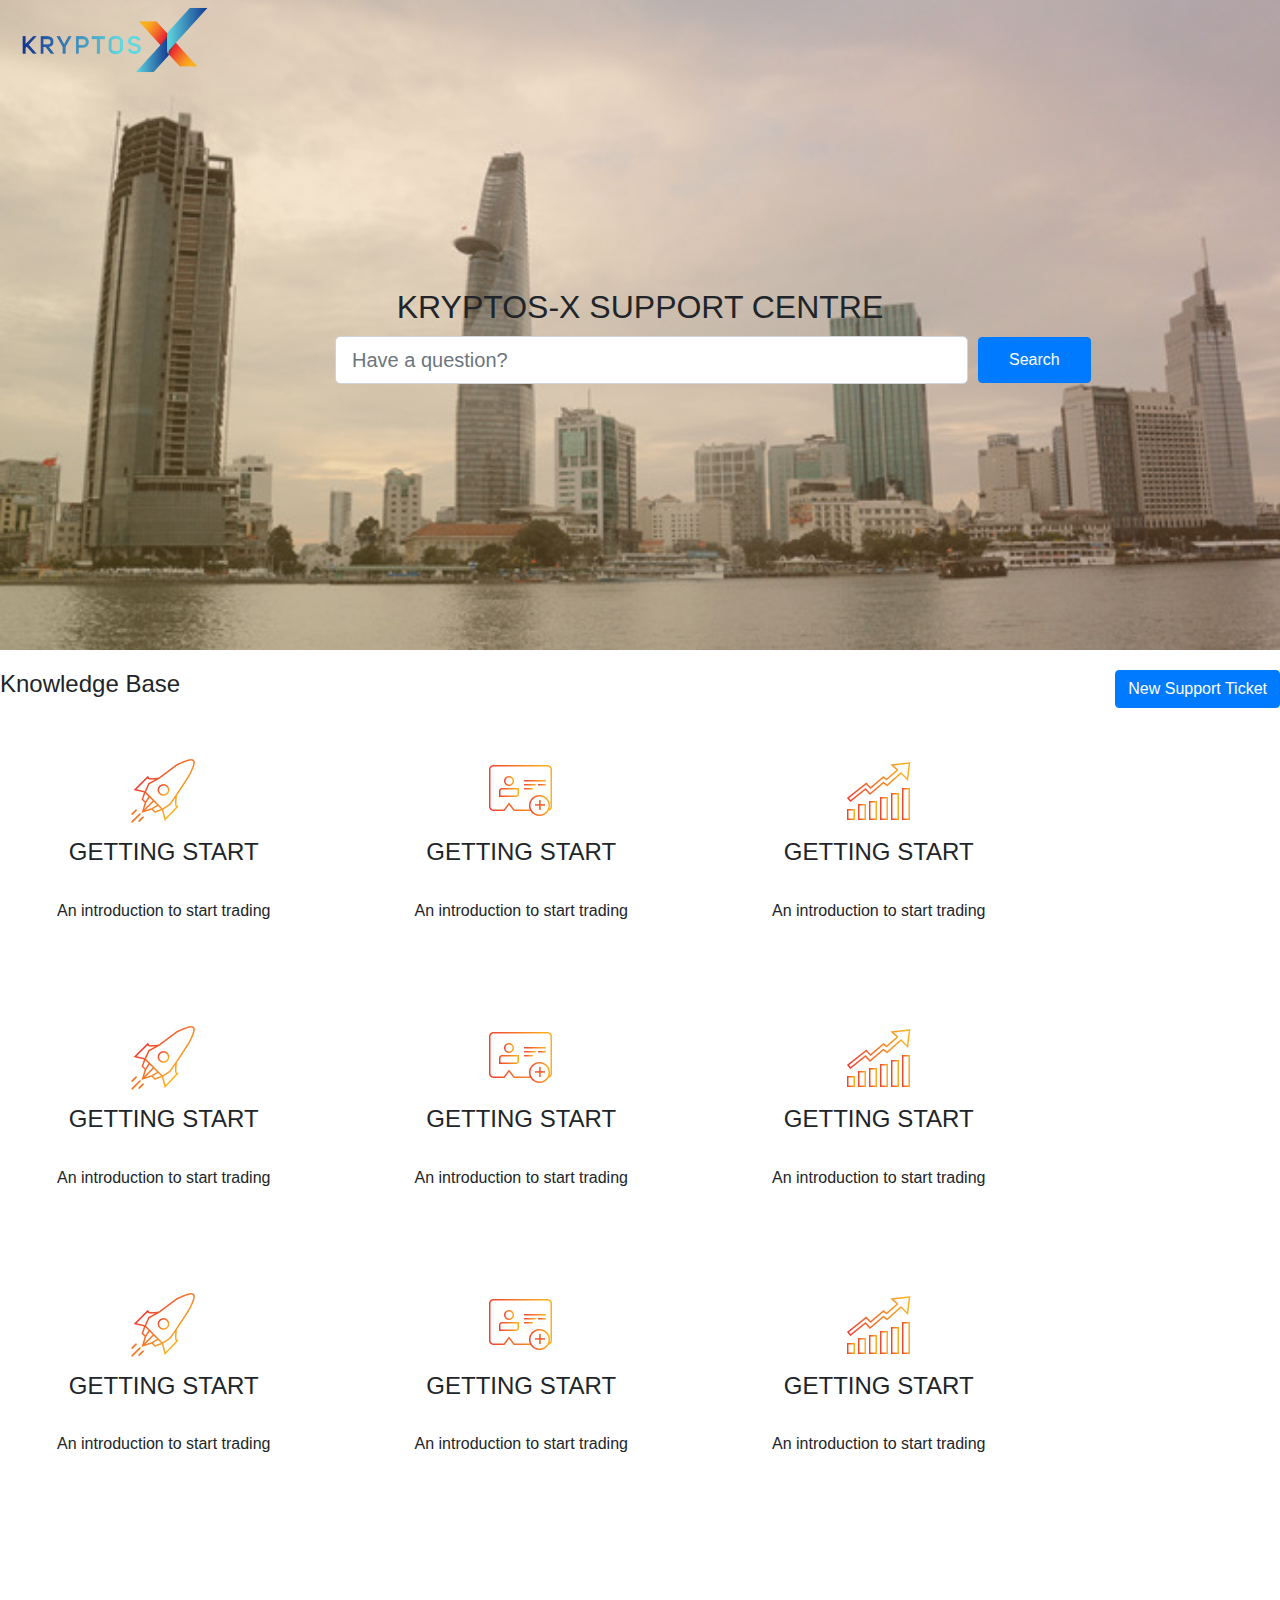
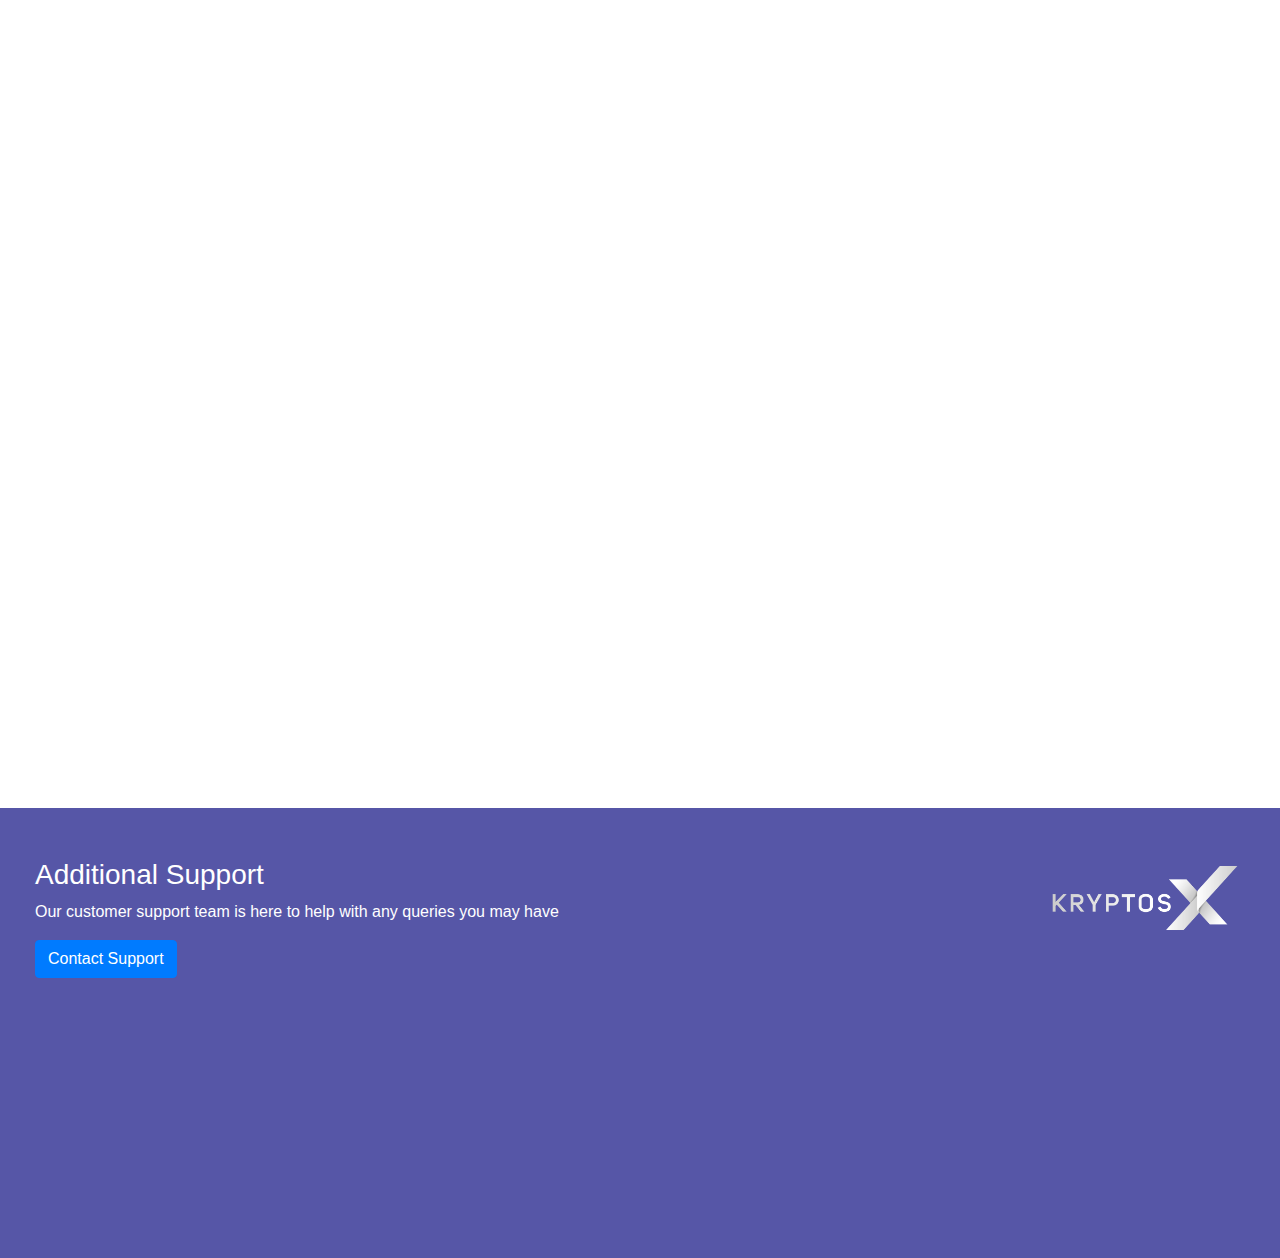
<file: index.html>
<!DOCTYPE html>
<html>

<head>
    <title>Kryptos-X Support Center</title>
    <meta charset="utf-8">
    <meta name="viewport" content="width=device-width, initial-scale=1">
    <link rel="stylesheet" href="/resources/style.css">
    <link rel="stylesheet" href="https://stackpath.bootstrapcdn.com/bootstrap/4.3.1/css/bootstrap.min.css"
        integrity="sha384-ggOyR0iXCbMQv3Xipma34MD+dH/1fQ784/j6cY/iJTQUOhcWr7x9JvoRxT2MZw1T" crossorigin="anonymous">
    <script src="https://code.jquery.com/jquery-3.3.1.slim.min.js"
        integrity="sha384-q8i/X+965DzO0rT7abK41JStQIAqVgRVzpbzo5smXKp4YfRvH+8abtTE1Pi6jizo"
        crossorigin="anonymous"></script>
    <script src="https://cdnjs.cloudflare.com/ajax/libs/popper.js/1.14.7/umd/popper.min.js"
        integrity="sha384-UO2eT0CpHqdSJQ6hJty5KVphtPhzWj9WO1clHTMGa3JDZwrnQq4sF86dIHNDz0W1"
        crossorigin="anonymous"></script>
    <script src="https://stackpath.bootstrapcdn.com/bootstrap/4.3.1/js/bootstrap.min.js"
        integrity="sha384-JjSmVgyd0p3pXB1rRibZUAYoIIy6OrQ6VrjIEaFf/nJGzIxFDsf4x0xIM+B07jRM"
        crossorigin="anonymous"></script>
    <link rel="stylesheet" href="https://use.fontawesome.com/releases/v5.7.0/css/all.css"
        integrity="sha384-lZN37f5QGtY3VHgisS14W3ExzMWZxybE1SJSEsQp9S+oqd12jhcu+A56Ebc1zFSJ" crossorigin="anonymous">
</head>

<body>
    <div class="container-fluid">
        <section class="search-section">
            <img class="img-fluid" width="200px" height="150px" src="/resources/img/logo-header.png" alt="logo-main">
            <h1 class="text-center"><small>KRYPTOS-X SUPPORT CENTRE</small></h1>
            <form class="form-inline" action="/action_page.php">
                <input type="text" class="form-control form-control-lg" id="search-bar" placeholder="Have a question?"
                    aria-label="Search">
                <button type="submit" class="btn btn-primary">Search</button>
            </form>
        </section>
    </div>

    <section class="knowledge-section">
        <div class="clearfix">
            <span class="float-left">
                <h4>Knowledge Base</h4>
            </span>
            <span class="float-right"><button type="button" class="btn btn-primary" id="btn-sp">New Support
                    Ticket</button></span>
        </div>
        <div class="row">
            <div class="col-sm-3 box-know">
                <img class="mx-auto d-block" src="/resources/img/getting_started.png" alt="tenlua">
                <h4 class="text-uppercase text-center">getting start</h4>
                <br>
                <p class="text-center">An introduction to start trading</p>
            </div>
            <div class="col-sm-3 box-know">
                <img class="mx-auto d-block" src="/resources/img/account.png" alt="the">
                <h4 class="text-uppercase text-center">getting start</h4>
                <br>
                <p class="text-center">An introduction to start trading</p>
            </div>
            <div class="col-sm-3 box-know">
                <img class="mx-auto d-block" src="/resources/img/trading.png" alt="trading">
                <h4 class="text-uppercase text-center">getting start</h4>
                <br>
                <p class="text-center">An introduction to start trading</p>
            </div>
        </div>
        <div class="row">
            <div class="col-sm-3 box-know">
                <img class="mx-auto d-block" src="/resources/img/getting_started.png" alt="tenlua">
                <h4 class="text-uppercase text-center">getting start</h4>
                <br>
                <p class="text-center">An introduction to start trading</p>
            </div>
            <div class="col-sm-3 box-know">
                <img class="mx-auto d-block" src="/resources/img/account.png" alt="the">
                <h4 class="text-uppercase text-center">getting start</h4>
                <br>
                <p class="text-center">An introduction to start trading</p>
            </div>
            <div class="col-sm-3 box-know">
                <img class="mx-auto d-block" src="/resources/img/trading.png" alt="trading">
                <h4 class="text-uppercase text-center">getting start</h4>
                <br>
                <p class="text-center">An introduction to start trading</p>
            </div>
        </div>
        <div class="row">
            <div class="col-sm-3 box-know">
                <img class="mx-auto d-block" src="/resources/img/getting_started.png" alt="tenlua">
                <h4 class="text-uppercase text-center">getting start</h4>
                <br>
                <p class="text-center">An introduction to start trading</p>
            </div>
            <div class="col-sm-3 box-know">
                <img class="mx-auto d-block" src="/resources/img/account.png" alt="the">
                <h4 class="text-uppercase text-center">getting start</h4>
                <br>
                <p class="text-center">An introduction to start trading</p>
            </div>
            <div class="col-sm-3 box-know">
                <img class="mx-auto d-block" src="/resources/img/trading.png" alt="trading">
                <h4 class="text-uppercase text-center">getting start</h4>
                <br>
                <p class="text-center">An introduction to start trading</p>
            </div>
        </div>
    </section>

    <footer>
        <section class="add-section">
            <div class="row">
                <div class="col">
                    <h3>Additional Support</h3>
                    <p>Our customer support team is here to help with any queries you may have</p>
                    <button class="btn btn-primary">Contact Support</button>
                </div>
                <div class="col"><img class="img-fluid float-right" width="200px" height="150px"
                        src="/resources/img/krypto-x-.png" alt="logo-end"></div>
            </div>
        </section>
    </footer>
</body>

</html>
</file>
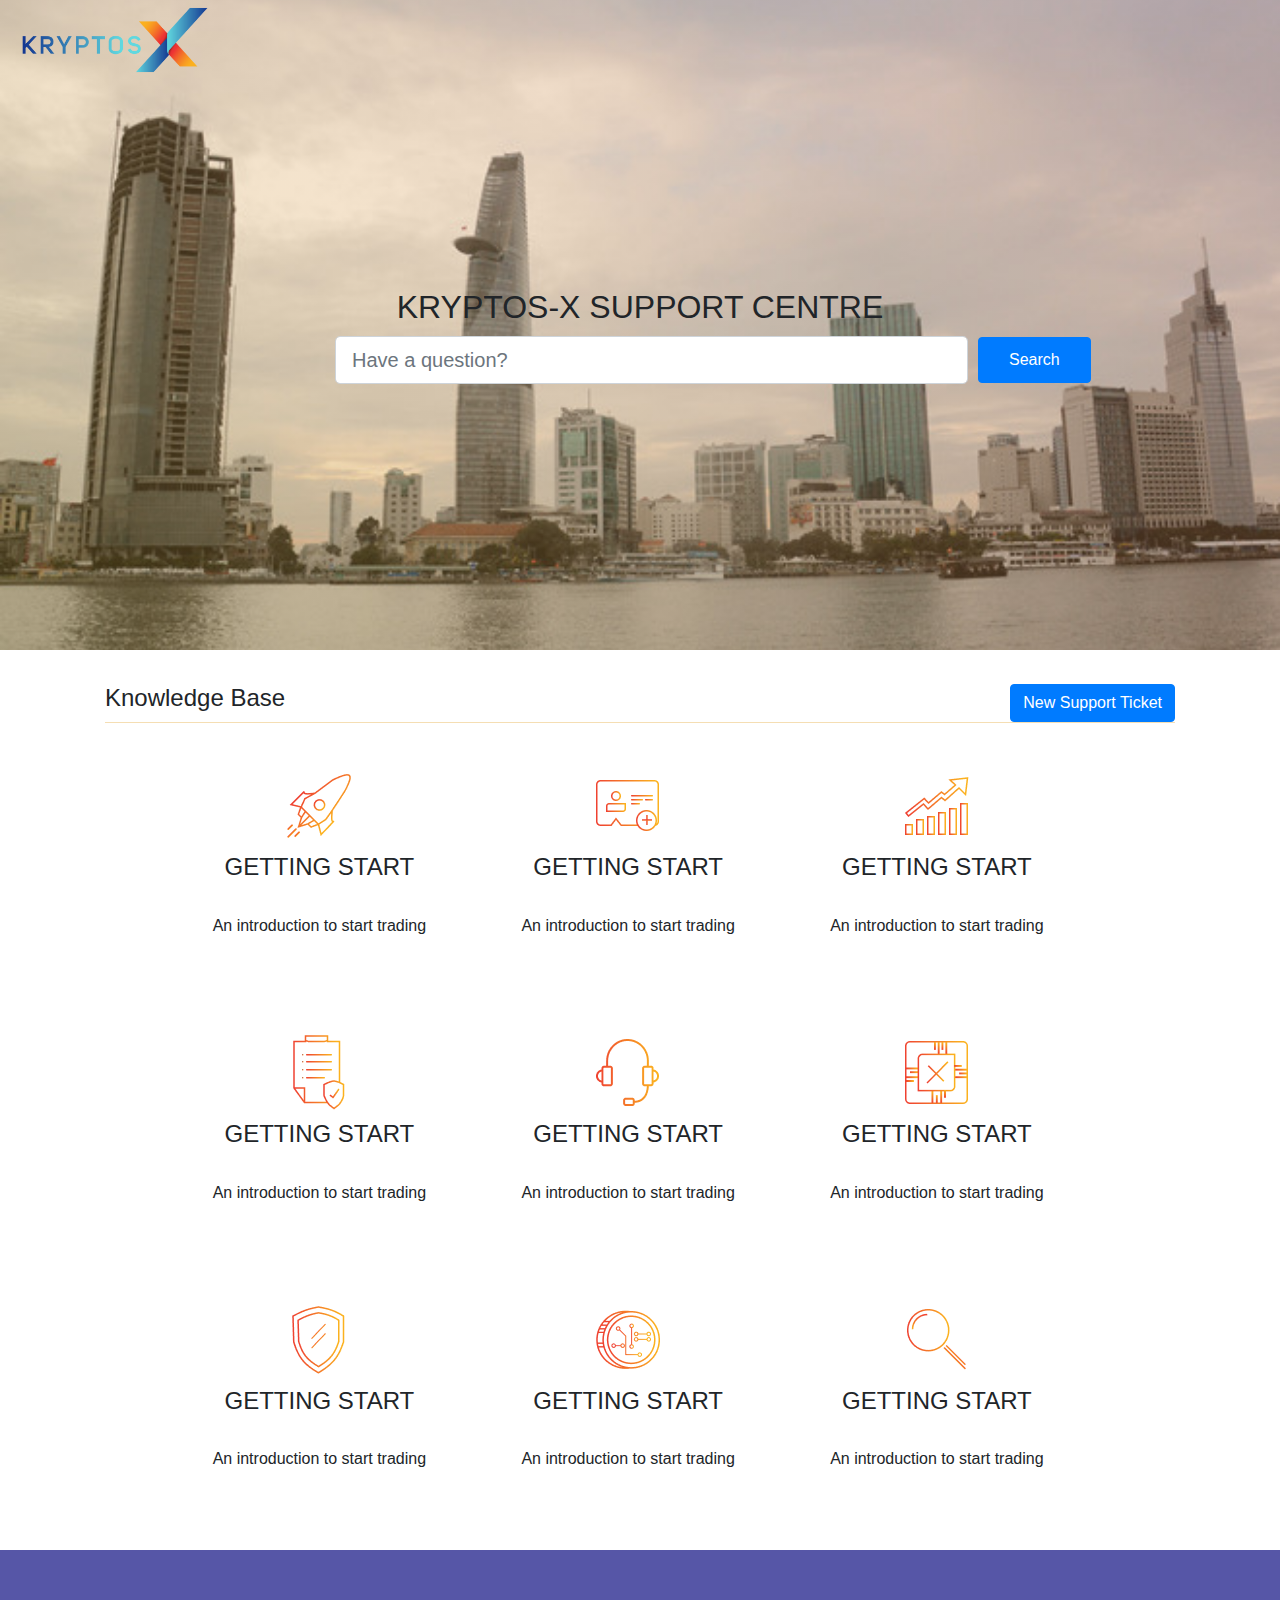
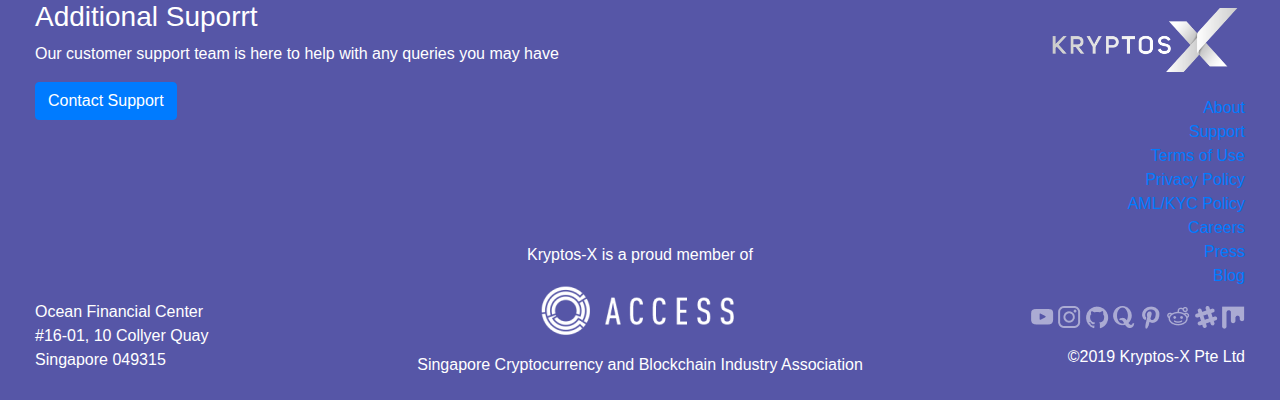
<file: index1.html>
<!DOCTYPE html>
<html lang="en">

<head>
    <title>Kryptos-X Support Center</title>
    <meta charset="utf-8">
    <meta name="viewport" content="width=device-width, initial-scale=1">
    <link rel="stylesheet" href="/resources/style.css">
    <link rel="stylesheet" href="https://stackpath.bootstrapcdn.com/bootstrap/4.3.1/css/bootstrap.min.css"
        integrity="sha384-ggOyR0iXCbMQv3Xipma34MD+dH/1fQ784/j6cY/iJTQUOhcWr7x9JvoRxT2MZw1T" crossorigin="anonymous">
    <script src="https://code.jquery.com/jquery-3.3.1.slim.min.js"
        integrity="sha384-q8i/X+965DzO0rT7abK41JStQIAqVgRVzpbzo5smXKp4YfRvH+8abtTE1Pi6jizo"
        crossorigin="anonymous"></script>
    <script src="https://cdnjs.cloudflare.com/ajax/libs/popper.js/1.14.7/umd/popper.min.js"
        integrity="sha384-UO2eT0CpHqdSJQ6hJty5KVphtPhzWj9WO1clHTMGa3JDZwrnQq4sF86dIHNDz0W1"
        crossorigin="anonymous"></script>
    <script src="https://stackpath.bootstrapcdn.com/bootstrap/4.3.1/js/bootstrap.min.js"
        integrity="sha384-JjSmVgyd0p3pXB1rRibZUAYoIIy6OrQ6VrjIEaFf/nJGzIxFDsf4x0xIM+B07jRM"
        crossorigin="anonymous"></script>
    <link rel="stylesheet" href="https://use.fontawesome.com/releases/v5.7.0/css/all.css"
        integrity="sha384-lZN37f5QGtY3VHgisS14W3ExzMWZxybE1SJSEsQp9S+oqd12jhcu+A56Ebc1zFSJ" crossorigin="anonymous">
</head>

<body>
    <div class="container-fluid">
        <section class="search-section">
            <img class="img-fluid" width="200px" height="150px" src="/resources/img/logo-header.png" alt="logo-main">
            <h1 class="text-center"><small>KRYPTOS-X SUPPORT CENTRE</small></h1>
            <form class="form-inline" action="/action_page.php">
                <input type="text" class="form-control form-control-lg" id="search-bar" placeholder="Have a question?"
                    aria-label="Search">
                <button type="submit" class="btn btn-primary">Search</button>
            </form>
        </section>
        <section class="knowledge-section">
            <div class="clearfix nav-know">
                <span class="float-left">
                    <h4>Knowledge Base</h4>
                </span>
                <span class="float-right"><button type="button" class="btn btn-primary" id="btn-sp">New Support
                        Ticket</button></span>

            </div>
            <div class="row">
                <div class="col-sm-3 box-know">
                    <img class="mx-auto d-block" src="/resources/img/getting_started.png" alt="tenlua">
                    <h4 class="text-uppercase text-center">getting start</h4>
                    <br>
                    <p class="text-center">An introduction to start trading</p>
                </div>
                <div class="col-sm-3 box-know">
                    <img class="mx-auto d-block" src="/resources/img/account.png" alt="the">
                    <h4 class="text-uppercase text-center">getting start</h4>
                    <br>
                    <p class="text-center">An introduction to start trading</p>
                </div>
                <div class="col-sm-3 box-know">
                    <img class="mx-auto d-block" src="/resources/img/trading.png" alt="trading">
                    <h4 class="text-uppercase text-center">getting start</h4>
                    <br>
                    <p class="text-center">An introduction to start trading</p>
                </div>
            </div>
            <div class="row">
                <div class="col-sm-3 box-know">
                    <img class="mx-auto d-block" src="/resources/img/compliance.png" alt="tenlua">
                    <h4 class="text-uppercase text-center">getting start</h4>
                    <br>
                    <p class="text-center">An introduction to start trading</p>
                </div>
                <div class="col-sm-3 box-know">
                    <img class="mx-auto d-block" src="/resources/img/support.png" alt="the">
                    <h4 class="text-uppercase text-center">getting start</h4>
                    <br>
                    <p class="text-center">An introduction to start trading</p>
                </div>
                <div class="col-sm-3 box-know">
                    <img class="mx-auto d-block" src="/resources/img/technology.png" alt="trading">
                    <h4 class="text-uppercase text-center">getting start</h4>
                    <br>
                    <p class="text-center">An introduction to start trading</p>
                </div>
            </div>
            <div class="row">
                <div class="col-sm-3 box-know">
                    <img class="mx-auto d-block" src="/resources/img/security.png" alt="tenlua">
                    <h4 class="text-uppercase text-center">getting start</h4>
                    <br>
                    <p class="text-center">An introduction to start trading</p>
                </div>
                <div class="col-sm-3 box-know">
                    <img class="mx-auto d-block" src="/resources/img/digital.png" alt="the">
                    <h4 class="text-uppercase text-center">getting start</h4>
                    <br>
                    <p class="text-center">An introduction to start trading</p>
                </div>
                <div class="col-sm-3 box-know">
                    <img class="mx-auto d-block" src="/resources/img/others.png" alt="trading">
                    <h4 class="text-uppercase text-center">getting start</h4>
                    <br>
                    <p class="text-center">An introduction to start trading</p>
                </div>
            </div>
        </section>
    </div>
    <footer>
        <section class="add-section">
            <div class="row">
                <div class="col-md-6 col-sm-6 col-xs-6 mb">
                    <h3>Additional Suporrt</h3>
                    <p>Our customer support team is here to help with any queries you may have</p>
                    <button class="btn btn-primary">Contact Support</button>
                    <div class="logo-com-hidden">
                        <p>Kryptos-X is a proud member of</p>
                        <p>
                            <img src="/resources/img/ACCESS.png" alt="access" width="125" height="49">
                            <span class="text-span">Singapore Cryptocurrency and
                                <br>
                                Blockchain Industry Association</span>
                        </p>
                    </div>

                    <p class="address-com">
                        Ocean Financial Center
                        <br>
                        #16-01, 10 Collyer Quay
                        <br>
                        Singapore 049315
                    </p>
                </div>
                <div class="col-md-6 col-sm-6 col-xs-6 text-right mb">
                    <p>
                        <a href="#">
                            <img src="/resources/img/krypto-x-.png" alt="logo-end" width="200" height="80">
                        </a>
                    </p>
                    <ul class="list-content">
                        <li>
                            <a href="#" title="About">About</a>
                        </li>
                        <li>
                            <a href="#" title="Support">Support</a>
                        </li>
                        <li>
                            <a href="#" title="Terms of Use">Terms of Use</a>
                        </li>
                        <li>
                            <a href="#" title="Privacy">Privacy Policy</a>
                        </li>
                        <li>
                            <a href="#" title="AML">AML/KYC Policy</a>
                        </li>
                        <li>
                            <a href="#" title="Careers">Careers</a>
                        </li>
                        <li>
                            <a href="#" title="Press">Press</a>
                        </li>
                        <li>
                            <a href="#" title="Blog">Blog</a>
                        </li>
                    </ul>
                    <ul class="list-icon">
                        <li>
                            <a href="#">
                                <img src="/resources/img/icon_1.png" alt="youtube">
                            </a>
                        </li>
                        <li>
                            <a href="#">
                                <img src="/resources/img/icon_2.png" alt="instargram">
                            </a>
                        </li>
                        <li>
                            <a href="#">
                                <img src="/resources/img/icon_3.png" alt="github">
                            </a>
                        </li>
                        <li>
                            <a href="#">
                                <img src="/resources/img/icon_4.png" alt="quora">
                            </a>
                        </li>
                        <li>
                            <a href="#">
                                <img src="/resources/img/icon_5.png" alt="pinterest">
                            </a>
                        </li>
                        <li>
                            <a href="#">
                                <img src="/resources/img/icon_6.png" alt="reddit">
                            </a>
                        </li>
                        <li>
                            <a href="#">
                                <img src="/resources/img/icon_7.png" alt="slack">
                            </a>
                        </li>
                        <li>
                            <a href="#">
                                <img src="/resources/img/icon_8.png" alt="mix">
                            </a>
                        </li>
                    </ul>
                    <p>©2019 Kryptos-X Pte Ltd</p>
                </div>
                <div class="text-center">
                    <p>Kryptos-X is a proud member of</p>
                    <p>
                        <a href="#" target="_blank"
                            title="Association of Cryptocurrency Enterprises and Startups, Singapore">
                            <img src="/resources/img/ACCESS-LG.png" alt="logo-LG" width="219" height="86">
                        </a>
                    </p>
                    <p>Singapore Cryptocurrency and Blockchain Industry Association</p>
                </div>
            </div>
        </section>
    </footer>
</body>

</html>
</file>
<file: resources/style.css>
*{
    margin: 0;
    padding: 0;
    box-sizing: border-box;
}
html{
    text-rendering: optimizeLegibility;

}
/* ------------------------------------------------------- */
.container-fluid .search-section .img{
    position: absolute;
    left: 50px;
    top: 50px;
}

.container-fluid .search-section h1{
    margin-top: 200px;
}
.container-fluid .search-section form{
    margin-left: 320px;
}

.container-fluid .search-section form input{
    margin-right: 10px;
    padding-right: 350px;
}

.container-fluid .search-section form button{
    padding-left: 30px;
    padding-right: 30px;
    padding-top: 10px;
    padding-bottom: 10px;
}

.container-fluid{
    background-image: linear-gradient(45deg,rgba(206, 169, 68, 0.3),rgba(236, 153, 115, 0.3)), url(/resources/img/Saigon_one_5.jpg);
    /* background-attachment: fixed; */
    background-size: cover;
    height: 650px;
    background-position: center;
    margin-bottom: 20px;
    
}

/* ---------------------------------------------- */
.container-fluid .knowledge-section{
    margin-top: 300px;

}

.container-fluid .knowledge-section .nav-know{
    margin-left: 90px;
    margin-right: 90px;
}

.container-fluid .knowledge-section .nav-know::after{
    border-bottom: 1px solid wheat;
}

.container-fluid .knowledge-section .row{
    margin-left: 150px;
}

.box-know{
    padding: 20px;
    border: 1px solid white;
    margin: 15px;
    transition: all .3s;
    cursor: pointer;
}

.box-know:hover,
.box-know:active{
    border-color: blue;
}
/* -------------------------------------------------------- */

footer div{
    display: block;
}
footer .row{
    padding-top: 50px;
    margin-right: -100px;
}

footer .add-section{
    margin-top: 900px;
    background-color: rgba(53, 53, 150, 0.836);
    height: 450px;
    color: white;
}

footer .add-section .row{
    margin-left: 20px;

}

footer .add-section .row ul li{
    list-style: none;
}

footer .add-section .row .list-icon li{
    display: inline-block;
}

.list-icon li img:hover,
.list-icon li img:active{
    transform: scale(1.05);
}

.text-span{
    font-size: 80%;
    
}

.add-section .row{
    margin-right: 20px;
}

.add-section .text-center{
    text-align: center;
    margin: auto;
    margin-top: -145px;
}

.add-section .text-center p{
    margin-top: 0;
    margin-bottom: 0;
}

.add-section .row .address-com{
    margin-top: 180px;
}

.add-section .row .logo-com-hidden{
    display: none;
}
</file>
